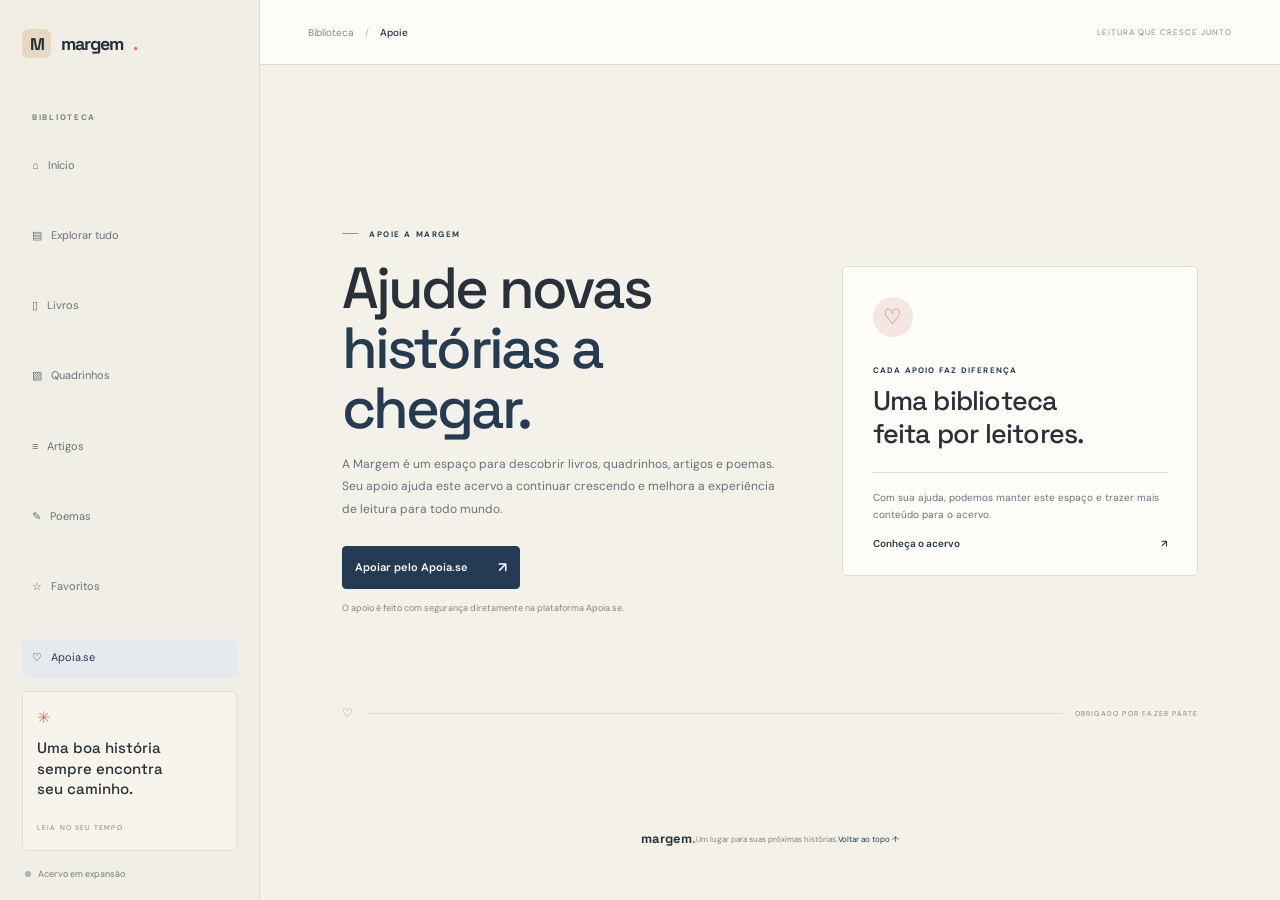
<file: apoie.html>
<!doctype html>
<html lang="pt-BR">
  <head>
    <meta charset="utf-8">
    <meta name="viewport" content="width=device-width, initial-scale=1">
    <meta name="theme-color" content="#f4f1e9">
    <meta name="description" content="Ajude a manter a biblioteca Margem viva e em expansão.">
    <title>Apoie a Margem — Biblioteca digital</title>
    <link rel="preconnect" href="https://fonts.googleapis.com">
    <link rel="preconnect" href="https://fonts.gstatic.com" crossorigin>
    <link href="https://fonts.googleapis.com/css2?family=DM+Sans:wght@400;500;600;700&family=Space+Grotesk:wght@400;500;600;700&display=swap" rel="stylesheet">
    <link rel="stylesheet" href="style.css">
  </head>
  <body>
    <div class="layout">
      <aside class="sidebar" aria-label="Navegação da biblioteca">
        <a class="brand" href="index.html"><b>M</b> margem<span>.</span></a>
        <p class="side-label">BIBLIOTECA</p>
        <nav>
          <a class="nav-item" href="index.html#inicio">⌂ &nbsp; Início</a>
          <a class="nav-item" href="index.html#acervo">▤ &nbsp; Explorar tudo</a>
          <a class="nav-item" href="index.html#acervo">▯ &nbsp; Livros</a>
          <a class="nav-item" href="index.html#acervo">▧ &nbsp; Quadrinhos</a>
          <a class="nav-item" href="index.html#acervo">≡ &nbsp; Artigos</a>
          <a class="nav-item" href="index.html#acervo">✎ &nbsp; Poemas</a>
          <a class="nav-item" href="index.html#acervo">☆ &nbsp; Favoritos</a>
          <a class="nav-item active" href="apoie.html" aria-current="page">♡ &nbsp; Apoia.se</a>
        </nav>
        <div class="side-note">
          <span>✳</span>
          <p>Uma boa história<br>sempre encontra<br>seu caminho.</p>
          <small>LEIA NO SEU TEMPO</small>
        </div>
        <small class="status"><i></i> Acervo em expansão</small>
      </aside>

      <main class="support-main">
        <header class="topbar">
          <div class="breadcrumb"><a href="index.html">Biblioteca</a> <span>/</span> <strong>Apoie</strong></div>
          <div class="topbar-actions"><span class="date-label">LEITURA QUE CRESCE JUNTO</span></div>
        </header>

        <section class="support-page">
          <div class="support-copy">
            <div class="overline"><span></span> APOIE A MARGEM</div>
            <h1>Ajude novas<br><em>histórias a chegar.</em></h1>
            <p>A Margem é um espaço para descobrir livros, quadrinhos, artigos e poemas. Seu apoio ajuda este acervo a continuar crescendo e melhora a experiência de leitura para todo mundo.</p>
            <a class="primary-link support-button" href="https://apoia.se/" target="_blank" rel="noopener">Apoiar pelo Apoia.se <span>↗</span></a>
            <p class="support-note">O apoio é feito com segurança diretamente na plataforma Apoia.se.</p>
          </div>

          <div class="support-card" aria-label="Formas de apoiar a biblioteca">
            <span class="support-icon">♡</span>
            <p class="support-card-label">CADA APOIO FAZ DIFERENÇA</p>
            <h2>Uma biblioteca<br>feita por leitores.</h2>
            <div class="support-divider"></div>
            <p>Com sua ajuda, podemos manter este espaço e trazer mais conteúdo para o acervo.</p>
            <a href="index.html#acervo">Conheça o acervo <span>↗</span></a>
          </div>
          <div class="support-index"><span>♡</span><i></i><span>OBRIGADO POR FAZER PARTE</span></div>
        </section>

        <footer>
          <a class="footer-brand" href="index.html">margem<span>.</span></a>
          <span>Um lugar para suas próximas histórias.</span>
          <a href="#inicio" onclick="window.scrollTo({top: 0, behavior: 'smooth'}); return false;">Voltar ao topo ↑</a>
        </footer>
      </main>
    </div>
  </body>
</html>
</file>
<file: style.css>
:root {
  color-scheme: light;
  --bg: #f4f1e8;
  --surface: #fffdf8;
  --panel: #f1eee6;
  --text: #262922;
  --muted: #77776d;
  --olive: #58634a;
  --accent: #b97557;
  --line: #dedbcf;
  --display: "Space Grotesk", Arial, sans-serif;
  --sans: "DM Sans", Arial, sans-serif;
}

* { box-sizing: border-box; }
html { scroll-behavior: smooth; }
body { margin: 0; background: var(--bg); color: var(--text); font-family: var(--sans); -webkit-font-smoothing: antialiased; }
button, input { font: inherit; }
button:focus-visible, a:focus-visible, input:focus-visible { outline: 2px solid #9b8b70; outline-offset: 3px; }
.layout { min-height: 100vh; }

.sidebar {
  position: fixed;
  inset: 0 auto 0 0;
  z-index: 3;
  width: 260px;
  padding: 29px 22px 20px;
  display: flex;
  flex-direction: column;
  background: var(--panel);
  border-right: 1px solid var(--line);
}

.brand { display: flex; align-items: center; gap: 10px; color: var(--text); font: 700 18px var(--display); letter-spacing: -1px; text-decoration: none; }
.brand b { width: 29px; height: 29px; display: grid; place-items: center; border-radius: 7px; background: var(--olive); color: #fffdf8; font-size: 17px; }
.brand > span, .footer-brand span { color: var(--accent); }
.side-label { margin: 54px 0 11px 10px; color: #8d8b80; font-size: 8px; font-weight: 700; letter-spacing: 1.7px; }
.sidebar nav {
  flex: 1 1 auto;
  min-height: 0;
  display: grid;
  align-content: space-around;
  gap: 4px;
  overflow-y: auto;
  scrollbar-width: thin;
  scrollbar-color: var(--olive) var(--panel);
}
.sidebar nav::-webkit-scrollbar { width: 5px; }
.sidebar nav::-webkit-scrollbar-thumb { border-radius: 5px; background: var(--olive); }
.nav-item { min-height: 39px; padding: 11px 10px; border-radius: 5px; color: #6e7168; font-size: 11px; text-decoration: none; transition: color .18s, background .18s; }
.nav-item:hover { background: #e9e7de; color: var(--text); }
.nav-item.active { background: #e6e8df; color: var(--olive); }
.side-note { margin-top: auto; padding: 15px 14px; border: 1px solid #dfd9ca; border-radius: 5px; background: #f7f3e9; }
.sidebar nav .side-note { margin: 20px 0 8px; }
.side-note span { color: var(--accent); font-size: 16px; }
.side-note p { margin: 10px 0 15px; color: var(--text); font: 500 15px/1.35 var(--display); }
.side-note small { color: #858276; font-size: 7px; letter-spacing: 1.1px; }
.status { padding: 17px 3px 0; color: #858479; font-size: 9px; }
.status i { width: 6px; height: 6px; display: inline-block; margin-right: 5px; border-radius: 50%; background: #93a084; }

main { min-height: 100vh; margin-left: 260px; }
.topbar { height: 65px; padding: 0 48px; display: flex; align-items: center; justify-content: space-between; border-bottom: 1px solid var(--line); background: var(--surface); }
.breadcrumb { color: #858479; font-size: 10px; }
.breadcrumb span { margin: 0 8px; color: #b5b2a7; }
.breadcrumb strong { color: var(--text); font-weight: 500; }
.topbar-actions { display: flex; align-items: center; gap: 18px; }
.date-label { color: #89877c; font-size: 8px; letter-spacing: 1px; }
.avatar { width: 30px; height: 30px; border: 1px solid #d9d4c8; border-radius: 50%; background: #f6f3eb; color: var(--olive); font: 600 11px var(--display); }

.welcome { position: relative; max-width: 1250px; min-height: 371px; margin: auto; padding: 48px 48px 55px; display: grid; grid-template-columns: 1fr 1fr; align-items: center; gap: 42px; }
.overline { color: var(--olive); font-size: 8px; font-weight: 700; letter-spacing: 1.55px; }
.overline > span { width: 16px; height: 1px; display: inline-block; margin: 0 8px 3px 0; background: var(--accent); }
h1 { margin: 17px 0 14px; color: var(--text); font: 500 clamp(42px, 4.6vw, 58px)/1.04 var(--display); letter-spacing: -2.8px; }
h1 em { color: var(--olive); font-style: normal; }
.welcome-copy > p { margin: 0 0 23px; color: var(--muted); font-size: 11px; line-height: 1.8; }
.primary-link { display: inline-flex; align-items: center; gap: 24px; padding: 10px 12px; border: 1px solid var(--olive); border-radius: 4px; background: var(--olive); color: #fffdf8; font-size: 10px; font-weight: 600; text-decoration: none; transition: background .18s, transform .18s; }
.primary-link:hover { transform: translateY(-1px); background: #46523d; }
.primary-link span { font-size: 14px; }

.welcome-visual { position: relative; height: 251px; overflow: hidden; border: 1px solid #e0ded2; border-radius: 5px; background: #e8e5d8; }
.visual-grid { position: absolute; inset: 0; opacity: .25; background-image: linear-gradient(#8e927c20 1px, transparent 1px), linear-gradient(90deg, #8e927c20 1px, transparent 1px); background-size: 29px 29px; }
.visual-ring { position: absolute; top: 12px; left: 50%; width: 225px; height: 225px; transform: translateX(-50%); border: 1px solid #c8c9b9; border-radius: 50%; }
.stack { position: absolute; top: 44px; width: 116px; height: 161px; padding: 12px; display: flex; flex-direction: column; justify-content: space-between; box-shadow: 3px 8px 19px #332d2428; }
.stack span { font-size: 8px; opacity: .65; }
.stack i { font: 500 15px/1.15 var(--display); font-style: normal; }
.stack-back { left: calc(50% - 113px); transform: rotate(-12deg); background: #b98b6b; color: #fff5e7; }
.stack-mid { left: calc(50% - 4px); transform: rotate(9deg); background: #e1d0ad; color: #413b31; }
.stack-front { z-index: 2; top: 55px; left: calc(50% - 56px); height: 157px; transform: rotate(-1deg); background: #6e7c63; color: #f6f1e5; }
.stack-front span { color: #e4cda6; font: 700 25px var(--display); }
.stack-front i { align-self: flex-end; color: #f6f1e5; font-size: 10px; letter-spacing: 1px; text-align: right; }
.floating-label { position: absolute; z-index: 3; color: #77786c; font-size: 7px; letter-spacing: 1.2px; }
.floating-label b { margin-left: 5px; color: var(--accent); }
.label-top { top: 17px; left: 17px; }
.label-bottom { right: 17px; bottom: 15px; }
.welcome-index { position: absolute; right: 48px; bottom: 18px; left: 48px; display: flex; align-items: center; gap: 12px; color: #858479; font-size: 7px; letter-spacing: 1.2px; }
.welcome-index span:first-child { color: var(--accent); }
.welcome-index i { height: 1px; flex: 1; background: var(--line); }

.catalog-section { max-width: 1250px; margin: auto; padding: 36px 48px 54px; border-top: 1px solid var(--line); background: var(--surface); }
.section-topline { display: flex; align-items: flex-end; justify-content: space-between; margin-bottom: 20px; }
.section-topline h2 { margin: 8px 0 0; color: var(--text); font: 500 30px/1.1 var(--display); letter-spacing: -1px; }
.section-topline h2 span { color: var(--accent); }
.section-topline > p { margin: 0 0 2px; color: var(--muted); font-size: 9px; line-height: 1.7; text-align: right; }
.catalog-controls { display: flex; align-items: center; justify-content: space-between; gap: 12px; padding-bottom: 13px; border-bottom: 1px solid var(--line); }
.filters { display: flex; flex-wrap: nowrap; gap: 5px; max-width: 100%; }
.filter-pair { display: flex; flex: 0 0 auto; gap: 5px; }
.filter-button { min-height: 31px; flex: 0 0 auto; padding: 0 11px; border: 1px solid transparent; border-radius: 18px; background: transparent; color: #6f7168; font: 500 9px var(--sans); cursor: pointer; transition: background .18s, border-color .18s; }
.filter-button:hover { border-color: #d1d0c5; }
.filter-button.selected { background: var(--olive); color: #fffdf8; }
.filter-button span { margin-left: 4px; font-size: 7px; opacity: .7; }
.search-box { height: 34px; min-width: 205px; padding: 0 8px; display: flex; align-items: center; gap: 8px; border-bottom: 1px solid #c8c6bb; color: #7c7c71; }
.search-box > span { font-size: 19px; }
.search-box input { width: 100%; min-width: 0; border: 0; outline: 0; background: transparent; color: var(--text); font-size: 9px; }
.search-box input::placeholder { color: #858479; }
.search-box kbd { padding: 3px 5px; border: 1px solid var(--line); border-radius: 3px; color: #8b897f; font: 7px var(--sans); }
.active-filters { min-height: 23px; padding-top: 8px; color: var(--muted); font-size: 8px; }

.catalog-grid { padding-top: 7px; display: grid; grid-template-columns: repeat(3, minmax(0, 1fr)); gap: 21px 17px; }
.card { min-width: 0; cursor: pointer; animation: rise .25s ease both; }
.card-art { position: relative; height: 154px; overflow: hidden; display: grid; place-items: center; border: 1px solid #e2ddd2; border-radius: 4px; transition: transform .2s, box-shadow .2s; }
.card:hover .card-art { transform: translateY(-2px); box-shadow: 0 7px 16px #33312615; }
.kind { position: absolute; top: 10px; left: 10px; color: #77776d; font-size: 7px; letter-spacing: 1px; }
.cover { position: relative; width: 91px; height: 122px; padding: 10px; display: flex; flex-direction: column; justify-content: space-between; box-shadow: 3px 5px 12px #33312630; transition: transform .2s; }
.card:hover .cover { transform: rotate(-2deg) scale(1.02); }
.cover small { font: 6px var(--sans); letter-spacing: .7px; }
.cover strong { font: 600 13px/1.08 var(--display); }
.cover i { align-self: flex-end; font-size: 17px; font-style: normal; }
.cover-image, .detail-cover img { width: 100%; height: 100%; display: block; object-fit: cover; }
.cover.has-image, .detail-cover.has-image { padding: 0; overflow: hidden; }
.card-info { min-height: 45px; padding-top: 10px; display: flex; align-items: flex-start; justify-content: space-between; gap: 8px; }
.card-title { margin: 0 0 4px; overflow: hidden; color: var(--text); font: 500 13px var(--display); text-overflow: ellipsis; white-space: nowrap; }
.card-author { margin: 0; color: #858276; font-size: 8px; }
.card-type { flex: 0 0 auto; padding: 4px 6px; border: 1px solid #ded9cd; border-radius: 12px; color: #706f64; font-size: 6px; letter-spacing: .6px; text-transform: uppercase; }
.arrow { display: none; color: var(--olive); font-size: 13px; }
.card:hover .arrow { display: inline; }
.empty-state { padding: 48px 12px; color: var(--muted); text-align: center; }
.empty-state > span { font-size: 28px; }
.empty-state h3 { margin: 8px 0; color: var(--text); font: 500 20px var(--display); }
.empty-state p { font-size: 10px; }
.empty-state button { padding: 5px 0; border: 0; border-bottom: 1px solid var(--olive); background: transparent; color: var(--olive); font-size: 9px; cursor: pointer; }
.catalog-footer { margin-top: 24px; padding-top: 13px; display: flex; justify-content: space-between; border-top: 1px solid var(--line); color: #858479; font-size: 8px; }
.catalog-footer button { border: 0; background: transparent; color: var(--olive); font: 500 9px var(--sans); cursor: pointer; }
.catalog-footer button span { margin-left: 8px; }

footer { max-width: 1250px; min-height: 60px; margin: auto; padding: 16px 48px; display: flex; align-items: center; justify-content: space-between; color: #858479; font-size: 8px; }
.footer-brand { color: var(--text); font: 700 13px var(--display); text-decoration: none; }
footer > a:last-child { color: var(--olive); text-decoration: none; }

.item-dialog { position: relative; width: min(500px, calc(100% - 32px)); max-height: calc(100vh - 32px); overflow: auto; padding: 30px; border: 1px solid #dedbcf; border-radius: 8px; background: var(--surface); color: var(--text); box-shadow: 0 18px 55px #26292230; }
.item-dialog::backdrop { background: #26292280; backdrop-filter: blur(2px); }
.close { position: absolute; top: 8px; right: 12px; width: 30px; height: 30px; border: 0; border-radius: 50%; background: #f0eee7; color: #77776d; font-size: 21px; cursor: pointer; }
#details { position: relative; }
.detail { display: grid; grid-template-columns: 112px minmax(0, 1fr); align-items: start; gap: 19px; }
.detail-cover { width: 112px; min-height: 154px; display: grid; place-items: center; padding: 10px; border-radius: 2px; box-shadow: 3px 6px 14px #33312628; font: 600 16px/1.15 var(--display); text-align: center; }
.detail h3 { margin: 7px 0; color: var(--text); font: 500 21px/1.2 var(--display); }
.detail p { margin: 8px 0; color: var(--muted); font-size: 10px; line-height: 1.6; }
.detail small { color: var(--olive); font-size: 7px; font-weight: 700; letter-spacing: 1px; text-transform: uppercase; }
.social-links { margin: 9px 0 12px; display: flex; flex-wrap: wrap; gap: 6px; }
.social-links a { min-height: 29px; padding: 0 8px; display: inline-flex; align-items: center; gap: 5px; border: 1px solid var(--line); border-radius: 16px; color: var(--olive); font-size: 9px; text-decoration: none; }
.social-links a:hover { border-color: #c9c6ba; background: #f4f1e9; }
.social-links a span { font-size: 12px; font-weight: 700; }
.detail .poem-text { white-space: pre-line; }
.detail-actions { grid-column: 1 / -1; margin-top: 4px; display: flex; align-items: center; justify-content: space-between; gap: 8px; }
.pdf-link { min-height: 36px; padding: 0 11px; display: inline-flex; flex: 0 0 auto; align-items: center; gap: 9px; border: 1px solid var(--olive); border-radius: 4px; background: var(--olive); color: #fffdf8; font: 600 9px var(--sans); text-decoration: none; cursor: pointer; }
.pdf-link:hover { background: #46523d; }
.pdf-link.unavailable { border-color: var(--line); background: #f0eee7; color: #858479; cursor: not-allowed; }
.reading-progress { display: flex; align-items: center; gap: 5px; }
.reading-progress > label { color: var(--muted); font-size: 8px; white-space: nowrap; }
.reading-progress > small { display: none; }
.page-controls { display: flex; align-items: center; gap: 3px; }
.page-controls button { width: 30px; height: 30px; border: 1px solid var(--line); border-radius: 4px; background: #f8f7f1; color: var(--olive); font-size: 17px; cursor: pointer; touch-action: manipulation; }
.page-controls button:hover { border-color: #b8bbaa; background: #efefe7; }
.page-controls input { width: 46px; height: 30px; padding: 2px; border: 1px solid var(--line); border-radius: 4px; background: #fff; color: var(--text); font-size: 13px; text-align: center; }
.page-controls button:disabled, .page-controls input:disabled { opacity: .45; cursor: not-allowed; }
.page-total { color: var(--muted); font-size: 9px; }

@keyframes rise { from { opacity: 0; transform: translateY(4px); } to { opacity: 1; transform: none; } }

@media (max-width: 1000px) {
  .sidebar { width: 225px; }
  main { margin-left: 225px; }
  .topbar, .welcome, .catalog-section, footer { padding-right: 28px; padding-left: 28px; }
  .welcome { gap: 24px; }
  .welcome-index { right: 28px; left: 28px; }
  .catalog-grid { gap: 18px 12px; }
}

@media (max-width: 720px) {
  .sidebar { position: static; width: auto; padding: 17px 18px 14px; border-right: 0; border-bottom: 1px solid var(--line); }
  .sidebar .brand { margin-bottom: 14px; font-size: 20px; }
  .side-label, .side-note, .status { display: none; }
  .sidebar nav {
    flex: 0 0 auto;
    display: flex;
    flex-wrap: nowrap;
    gap: 3px;
    overflow-x: auto;
    overflow-y: hidden;
    max-height: none;
    padding-bottom: 5px;
    scrollbar-width: thin;
    scrollbar-color: var(--olive) var(--panel);
  }
  .sidebar nav::-webkit-scrollbar { height: 4px; }
  .sidebar nav::-webkit-scrollbar-thumb { border-radius: 4px; background: var(--olive); }
  .nav-item { min-height: 42px; flex: 0 0 auto; padding: 12px 11px; font-size: 12px; }
  main { margin-left: 0; }
  .topbar { height: 58px; padding: 0 20px; }
  .breadcrumb { font-size: 12px; }
  .date-label { display: none; }
  .welcome { grid-template-columns: 1fr; gap: 24px; padding: 42px 20px 54px; }
  .welcome-copy > p { font-size: 14px; line-height: 1.75; }
  .hero-actions { grid-template-columns: repeat(2, minmax(0, 1fr)); gap: 10px; }
  .hero-actions > a { width: 100%; min-height: 46px; padding-right: 12px; padding-left: 12px; font-size: 12px; }
  h1 { font-size: 53px; }
  .welcome-visual { height: 240px; }
  .welcome-index { right: 20px; left: 20px; }
  .catalog-section { padding: 38px 20px 46px; }
  .section-topline > p { display: none; }
  .section-topline h2 { font-size: 31px; }
  .catalog-controls { align-items: flex-start; flex-direction: column; gap: 10px; }
  .filters { width: 100%; gap: 2px; }
  .filters, .filter-pair { gap: 2px; }
  .filter-button { min-height: 34px; padding: 0 6px; font-size: 8.5px; }
  .search-box { width: 100%; height: 42px; }
  .search-box input { font-size: 13px; }
  .search-box input { flex: 1; }
  .catalog-grid { grid-template-columns: repeat(2, minmax(0, 1fr)); gap: 23px 14px; }
  .card-art { height: 165px; }
  .cover { width: 94px; height: 128px; }
  .card-title { font-size: 14px; }
  .card-author { font-size: 10px; }
  .card-type { font-size: 8px; }
  .quote-band { flex-wrap: wrap; gap: 8px 12px; }
  .quote-band p { max-width: 72%; font-size: 17px; }
  .quote-credit { width: 100%; text-align: center; }
  footer { padding: 20px; font-size: 10px; }
  footer > span { display: none; }
}

@media (max-width: 600px) {
  .item-dialog { width: calc(100vw - 16px); max-width: 540px; max-height: calc(100dvh - 16px); padding: 26px 18px 20px; }
  .detail { grid-template-columns: 86px minmax(0, 1fr); gap: 12px; }
  .detail-cover { width: 86px; min-height: 120px; height: 120px; padding: 7px; font-size: 14px; }
  .detail h3 { margin: 6px 0; font-size: 19px; }
  .detail p { margin: 7px 0; font-size: 12px; line-height: 1.5; }
  .social-links { margin: 8px 0 10px; gap: 5px; }
  .social-links a { min-height: 33px; padding: 0 9px; font-size: 10px; }
  .detail-actions { gap: 8px; margin-top: 12px; }
  .pdf-link { min-height: 42px; padding: 0 10px; gap: 7px; font-size: 10px; }
  .reading-progress > label { font-size: 10px; }
  .page-controls button { width: 38px; height: 42px; }
  .page-controls input { width: 44px; height: 42px; font-size: 15px; }
}

@media (max-width: 380px) {
  .page-total, .reading-progress > label { display: none; }
  .card-title { font-size: 13px; }
  .filter-button { padding-right: 5px; padding-left: 5px; font-size: 9px; }
  .filter-button span { display: none; }
}
/* Cores restauradas da versão do contador */
:root {
  --bg: #f4f1e9;
  --surface: #fffdf8;
  --panel: #f1eee6;
  --text: #26313b;
  --muted: #68727c;
  --olive: #243b53;
  --accent: #e2755b;
  --line: #deddd5;
}

.sidebar { background: var(--panel); }
.brand b { background: #e7d8c0; color: var(--text); }
.brand > span, .footer-brand span { color: var(--accent); }
.side-label, .status { color: #777b7c; }
.nav-item { color: #68727c; }
.nav-item:hover { background: #e9e8e2; }
.nav-item.active { background: #e6e9ed; color: var(--olive); }
.side-note { border-color: #e4ddd1; background: #f8f4eb; }
.side-note span, .floating-label b { color: var(--accent); }
.status i { background: #a8b2bb; }
.avatar { background: #f4e6e2; color: var(--accent); }
.overline { color: var(--olive); }
.overline > span, .welcome-index span:first-child { background: var(--accent); }
h1 em { color: var(--olive); }
.primary-link, .pdf-link { border-color: var(--olive); background: var(--olive); }
.primary-link:hover, .pdf-link:hover { background: #1c3045; }
.welcome-visual { background: #ece9e0; }
.visual-grid { background-image: linear-gradient(#68727c18 1px, transparent 1px), linear-gradient(90deg, #68727c18 1px, transparent 1px); }
.visual-ring { border-color: #c8cdd0; }
.stack-back { background: #bf795b; color: #fff0dc; }
.stack-mid { background: #d7c7a7; color: #5c5947; }
.stack-front { background: #304b63; color: #f6f1e5; }
.stack-front span { color: #e2b884; }
.floating-label { color: #68727c; }
.section-topline h2 span { color: var(--accent); }
.filter-button:hover { border-color: #d3d5d5; }
.filter-button.selected { background: var(--olive); }
.search-box { border-color: #c8c6bb; }
.card-art { background: #efede7; }
.card-type { background: #f1f2f1; color: #596b78; }
.detail small { color: var(--accent); }
.page-controls button:hover { border-color: #d79a88; background: #f8eeeb; }
.welcome-index span:first-child {
  background: transparent;
  color: var(--accent);
}
.card-info > div {
  min-width: 0;
  flex: 1 1 auto;
}

.card-title {
  display: -webkit-box;
  overflow: hidden;
  white-space: normal;
  overflow-wrap: anywhere;
  text-overflow: clip;
  -webkit-box-orient: vertical;
  -webkit-line-clamp: 2;
  line-height: 1.25;
}


.favorite-toggle {
  position: absolute;
  z-index: 2;
  top: 8px;
  right: 48px;
  width: 30px;
  height: 30px;
  border: 1px solid var(--line);
  border-radius: 50%;
  background: #f8f6f0;
  color: #8b8173;
  font-size: 18px;
  line-height: 1;
  cursor: pointer;
}

.share-toggle {
  position: absolute;
  z-index: 2;
  top: 8px;
  right: 84px;
  width: 30px;
  height: 30px;
  border: 1px solid var(--line);
  border-radius: 50%;
  background: #f8f6f0;
  color: var(--olive);
  font-size: 16px;
  line-height: 1;
  cursor: pointer;
}

.share-toggle:hover {
  border-color: #c9c6ba;
  background: #eeece4;
}

.favorite-toggle:hover,
.favorite-toggle.is-favorite {
  border-color: #d8b28f;
  background: #f7ede2;
  color: #b97557;
}


.hero-actions {
  display: grid;
  grid-template-columns: repeat(2, minmax(0, 145px));
  gap: 8px 10px;
}

.hero-actions > a {
  width: 145px;
  min-height: 39px;
  justify-content: space-between;
}

.hero-actions > a:nth-child(3) {
  grid-column: 2;
}

.secondary-link {
  padding: 0 13px;
  display: inline-flex;
  align-items: center;
  border: 1px solid var(--line);
  border-radius: 4px;
  background: transparent;
  color: var(--olive);
  font-size: 10px;
  font-weight: 600;
  text-decoration: none;
  transition: background .18s, border-color .18s;
}

.secondary-link:hover {
  border-color: #c9c6ba;
  background: #eeece4;
}

/* Página de apoio */
.breadcrumb a {
  color: inherit;
  text-decoration: none;
}

.breadcrumb a:hover {
  color: var(--olive);
}

.support-main {
  display: flex;
  flex-direction: column;
}

.support-page {
  position: relative;
  width: 100%;
  max-width: 1250px;
  min-height: min(650px, calc(100vh - 125px));
  margin: auto;
  padding: 76px 8%;
  display: grid;
  grid-template-columns: 1.1fr .9fr;
  align-items: center;
  gap: 64px;
}

.support-copy h1 {
  margin-top: 19px;
}

.support-copy > p:not(.support-note) {
  max-width: 450px;
  margin: 0 0 25px;
  color: var(--muted);
  font-size: 12px;
  line-height: 1.9;
}

.support-button {
  min-height: 43px;
  gap: 30px;
  font-size: 11px;
}

.support-note {
  margin: 13px 0 0;
  color: #858479;
  font-size: 9px;
}

.support-card {
  position: relative;
  min-height: 310px;
  padding: 30px;
  border: 1px solid var(--line);
  border-radius: 5px;
  background: var(--surface);
}

.support-icon {
  width: 40px;
  height: 40px;
  display: grid;
  place-items: center;
  border-radius: 50%;
  background: #f4e6e2;
  color: var(--accent);
  font-size: 21px;
}

.support-card-label {
  margin: 28px 0 10px;
  color: var(--olive);
  font-size: 8px;
  font-weight: 700;
  letter-spacing: 1.2px;
}

.support-card h2 {
  margin: 0;
  color: var(--text);
  font: 500 27px/1.2 var(--display);
  letter-spacing: -.8px;
}

.support-divider {
  height: 1px;
  margin: 22px 0 16px;
  background: var(--line);
}

.support-card > p:last-of-type {
  max-width: 300px;
  margin: 0;
  color: var(--muted);
  font-size: 10px;
  line-height: 1.7;
}

.support-card > a {
  position: absolute;
  right: 30px;
  bottom: 25px;
  left: 30px;
  display: flex;
  justify-content: space-between;
  color: var(--olive);
  font-size: 10px;
  font-weight: 600;
  text-decoration: none;
}

.support-index {
  position: absolute;
  right: 8%;
  bottom: 25px;
  left: 8%;
  display: flex;
  align-items: center;
  gap: 12px;
  color: #858479;
  font-size: 7px;
  letter-spacing: 1.2px;
}

.support-index span:first-child {
  color: var(--accent);
  font-size: 12px;
}

.support-index i {
  height: 1px;
  flex: 1;
  background: var(--line);
}

@media (max-width: 1000px) {
  .support-page {
    gap: 35px;
    padding-right: 6%;
    padding-left: 6%;
  }
}

@media (max-width: 720px) {
  .support-page {
    min-height: auto;
    grid-template-columns: 1fr;
    gap: 32px;
    padding: 48px 20px 72px;
  }

  .support-copy h1 {
    font-size: 47px;
  }

  .support-card {
    min-height: 290px;
    padding: 24px;
  }

  .support-card > a {
    right: 24px;
    left: 24px;
  }

  .support-index {
    right: 20px;
    bottom: 25px;
    left: 20px;
  }
}
</file>
